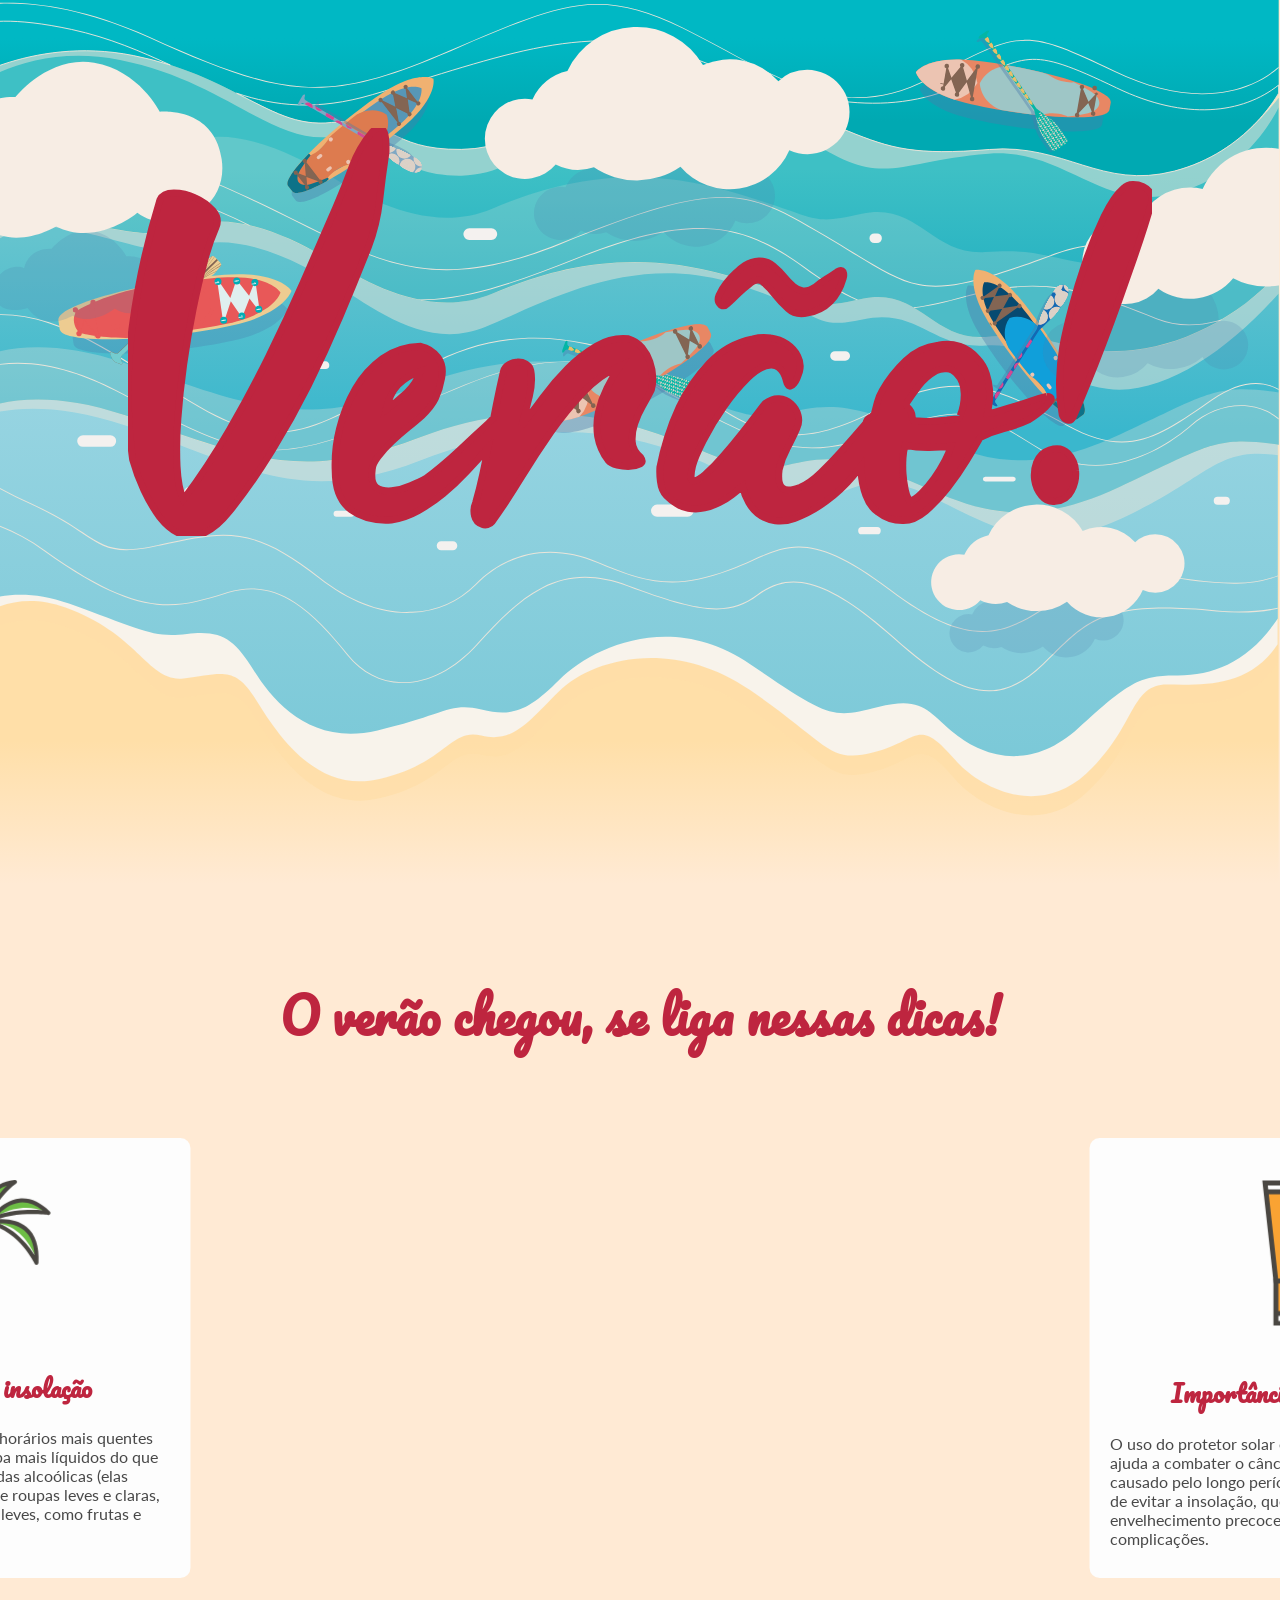
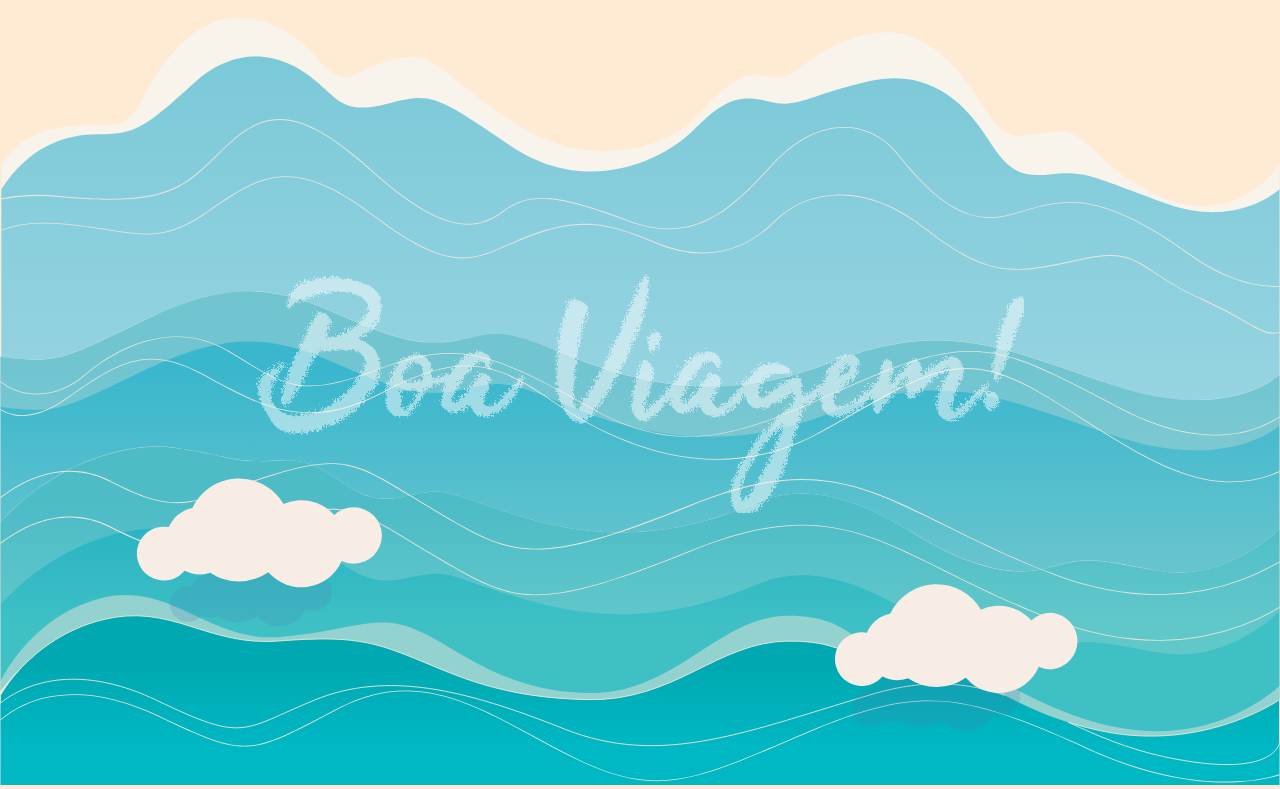
<file: index.html>
<!DOCTYPE html>
<html lang="pt-br">

<head>
    <meta charset="UTF-8">
    <meta name="viewport" content="width=device-width, initial-scale=1.0">
    <meta http-equiv="X-UA-Compatible" content="ie=edge">
    <title>Document</title>
    <link href="https://fonts.googleapis.com/css2?family=Lato&family=Pacifico&display=swap" rel="stylesheet">
    <link rel="stylesheet" href="./style.css">
</head>

<body>
    <header class="container-header">
        <img src="assets/vectors/praia-caiaques.svg" alt="">
        <svg class="lett-header" xmlns="http://www.w3.org/2000/svg" viewBox="0 0 728.4 290.09">
        <title>lett-titulo</title>
        <g id="lettering">
          <g>
            <path d="M22.71,276.93a110.63,110.63,0,0,1-11.4-19.38,137.56,137.56,0,0,1-8-21.67A357.28,357.28,0,0,1,3,141.46,553.94,553.94,0,0,1,22.71,51.21q2.28-4.93,9.88-4.94a36.68,36.68,0,0,1,15.2,3.42,35.55,35.55,0,0,1,12.54,9.12c3.28,3.79,4,7.73,2.28,11.77a162.61,162.61,0,0,0-8.36,24.51q-4.19,15.39-8,34t-6.65,39Q36.77,188.39,35.44,207a277,277,0,0,0-.57,33.63q.75,15,4.56,23.76a508.66,508.66,0,0,0,32.68-49.6Q86.93,189.14,100,162.73t24.89-53.39q11.77-27,23.18-53.2,5.7-13.29,11.21-28.12A83.09,83.09,0,0,1,174,2.56c2.53-2.27,4.49-3,5.89-2.27s2.33,2.22,2.85,4.36a30.27,30.27,0,0,1,.76,6.85V17q-2.67,17.49-4.56,34.58a134.83,134.83,0,0,1-8,33.06q-9.89,25.08-20.33,49.78t-22.42,48.64q-12,23.94-25.84,46.55a431,431,0,0,1-30.21,43.13Q59.18,289.08,46.46,290T22.71,276.93Z"/>
            <path d="M373.25,177a37.63,37.63,0,0,0-2.09-10.83,31.91,31.91,0,0,0-5.51-9.88A20.13,20.13,0,0,0,356,150a37.21,37.21,0,0,0-22.61,5.13,99.77,99.77,0,0,0-20.52,16A178.1,178.1,0,0,0,295,192q-8.18,11.2-15,19.56,3-10.25,5.51-20.9t.95-18.24a7,7,0,0,0-3.42-4.56,10.86,10.86,0,0,0-6.08-1.32,13.37,13.37,0,0,0-6.27,1.9,7.49,7.49,0,0,0-3.61,4.75q-2.67,11.4-5.13,23.93c-.6,3-1.18,6.06-1.76,9.09-1.17,1.22-2.41,2.5-3.75,3.83q-3.79,3.42-9.5,8.75c-3.8,3.55-7.73,7.21-11.78,11S227,237.21,223,240.63s-7.73,6.27-11,8.56q-4.19,2.26-11,5.32a41.89,41.89,0,0,1-13.49,3.6q-6.65.57-10.83-2.28t-3-12.73q0-3.78,4.18-9.31A88.12,88.12,0,0,1,187.62,223q5.7-5.31,11.78-10.25t9.5-8q6.84-6.47,9.69-12.36A55.37,55.37,0,0,0,223,178.12q1.9-8.73-2.47-14.81a20.51,20.51,0,0,0-12.35-8q-15.58.39-27.17,8.74a68.28,68.28,0,0,0-19.19,21.48,108,108,0,0,0-11.4,28.69,103.74,103.74,0,0,0-3,30q0,19,11.21,27.36t28.69,7.22a57.44,57.44,0,0,0,19.19-6.64A116.65,116.65,0,0,0,224.29,260a168.65,168.65,0,0,0,16.34-15.4q7.78-8.34,14.63-16c.3-.34.6-.69.89-1q-1.8,9.62-3.74,18.52-2.46,11.4-5.13,20.52a15.05,15.05,0,0,0-.76,9.32,8.1,8.1,0,0,0,5.32,5.88,6.14,6.14,0,0,0,7.22-1.89q10.26-14.45,20.52-31.16t21.09-32.31a236.59,236.59,0,0,1,23-28.31A84.74,84.74,0,0,1,350.26,169a128.14,128.14,0,0,0-9.5,16,72.41,72.41,0,0,0-6.08,17.1,46.71,46.71,0,0,0-.57,17.29,38.78,38.78,0,0,0,7.41,16.92c1.26,1.52,3.42,2.65,6.46,3.42a31.81,31.81,0,0,0,9.12.94,15.76,15.76,0,0,0,7.22-1.71q2.65-1.5.38-4.56c-3.8-3.28-5.83-7-6.08-11.21a34.33,34.33,0,0,1,1.71-12.73,66.34,66.34,0,0,1,5.7-12.73q3.62-6.25,6.27-11.59A28.25,28.25,0,0,0,373.25,177ZM192,182.69q5.89-6.08,16.15-9.88a36.76,36.76,0,0,1-9.69,15.38,151.31,151.31,0,0,1-15,12.35Q186.1,188.78,192,182.69Z"/>
            <g>
              <path d="M426.26,125.12q3.8-3.42,7.6-7.22a69.1,69.1,0,0,1,8-6.84q5.7-4.92,9.69-1.71a57.24,57.24,0,0,1,8.36,8.74,91.46,91.46,0,0,0,9.69,10.45q5.31,5,14.06,3,19-3.78,25.08-24.7a6.58,6.58,0,0,0-.19-4.75q-1-1.69-4,.19-3.81,2.67-7.79,5.14A80.42,80.42,0,0,0,489,113c-3.55,2.29-6.53,3.23-8.93,2.85a14,14,0,0,1-6.84-3.23,45.57,45.57,0,0,1-6.46-6.64,56.75,56.75,0,0,0-7.79-7.8,15.47,15.47,0,0,0-10.07-3.6,20.49,20.49,0,0,0-10.07,3.23,43.55,43.55,0,0,0-5.89,4.75,64,64,0,0,0-7.41,8,36.41,36.41,0,0,0-5.13,8.54q-1.71,4.2,1.33,6.84A3.79,3.79,0,0,0,426.26,125.12Z"/>
              <path d="M653.5,191a93.77,93.77,0,0,0-11.21,3.23q-5.89,2.1-11.21,3.61-4.56,1.14-9.88,3a38.75,38.75,0,0,1-9.88,2.29c.25-1.52.63-3.81,1.14-6.85a43.81,43.81,0,0,0,.38-10.07,48.8,48.8,0,0,0-2.28-11.4,29.17,29.17,0,0,0-6.46-10.83,26.63,26.63,0,0,0-12.35-8.74,31.48,31.48,0,0,0-15.39-.76A39.44,39.44,0,0,0,553,165.77a92.45,92.45,0,0,0-16.53,21.09,30.69,30.69,0,0,0-3.42,8.37c-.73,2.89-1.45,5.67-2.18,8.33-.61.62-1.24,1.27-1.89,2-.6.24-1.15.49-1.63.73a4.85,4.85,0,0,0-1.52,1.32,6.08,6.08,0,0,0-.94,2.45l-1.34,1.54q-6.84,8-14.63,16.73t-15.77,16.52q-8,7.8-15.2,10.83-9.12,3.44-12.54.38t-2.28-12.92a52.48,52.48,0,0,1,5.51-14.81q4.37-8.35,7-14.45a13.72,13.72,0,0,0,.95-9.69,16.56,16.56,0,0,0-4.94-8,14.23,14.23,0,0,0-8.55-3.61q-5-.36-9.88,3.42-.39.39-5.13,6.65T436.9,217.07q-6.47,8.19-13.68,16.53a116.25,116.25,0,0,1-12.92,13.12c-3.8,3.17-6.59,4.55-8.36,4.17s-1.9-3.85-.38-10.45q1.51-6.06,7.6-18.05a198.93,198.93,0,0,1,14.44-23.93,146.26,146.26,0,0,1,17.48-20.9q9.12-8.92,16.34-8.94a8.44,8.44,0,0,1,5.51,1.71,13.28,13.28,0,0,1,3.23,3.8,19.81,19.81,0,0,1,1.71,4.18c.38,1.4.69,2.48.95,3.23.76,1.52,1.52,2.23,2.28,2.09a4.54,4.54,0,0,0,2.47-1.71,13.88,13.88,0,0,0,2.28-3.8q.94-2.28,1.71-4.56a15.49,15.49,0,0,0-1.14-11.21,23.45,23.45,0,0,0-7.6-8.54,26.55,26.55,0,0,0-11.59-4.37,33.19,33.19,0,0,0-12.73.56,58.32,58.32,0,0,0-31.16,17.48,121.19,121.19,0,0,0-21.28,31.16,174.39,174.39,0,0,0-8.36,21.67,195.84,195.84,0,0,0-5.32,20.9,50.64,50.64,0,0,0,.38,10.26c.51,4.31,1.9,7.59,4.18,9.88a44.82,44.82,0,0,0,7.22,5.88,21.56,21.56,0,0,0,8.36,3.24,27.18,27.18,0,0,0,11.59-.2,48.61,48.61,0,0,0,10.45-3.79,55.45,55.45,0,0,0,9.12-5.71c2.78-2.14,5.32-4.11,7.6-5.88a36.13,36.13,0,0,0,4.18,11.39,26.36,26.36,0,0,0,19,13.11,28.49,28.49,0,0,0,13.68-1.7,91.59,91.59,0,0,0,22.61-12.36,114.91,114.91,0,0,0,19-17.85c1.93-2.27,3.76-4.63,5.56-7,0,1.2.06,2.4.14,3.61a62.58,62.58,0,0,0,3.42,17.29c1.9,5.31,4.75,9.25,8.55,11.77a28.23,28.23,0,0,0,18.24,6.08q7.59,0,15.77-6.84A106.58,106.58,0,0,0,583,256a199.14,199.14,0,0,0,13.49-19.56q6.07-10.07,9.5-16.15a77.49,77.49,0,0,1,16.91-6.47A105.66,105.66,0,0,0,641,207.38c1.26-.76,3.09-2,5.51-3.8a54.84,54.84,0,0,0,6.46-5.51,14.91,14.91,0,0,0,3.61-4.94C657,191.75,656,191,653.5,191Zm-72.39,45.79a98.65,98.65,0,0,1-7.6,12.36A89.12,89.12,0,0,1,564.39,260c-3.18,3.17-6,5-8.55,5.5a26.12,26.12,0,0,1-3-8.36A76.36,76.36,0,0,1,551.28,246a83.24,83.24,0,0,1,0-11.39,37,37,0,0,1,1.52-8.94,82.64,82.64,0,0,0,16.34,1.52,160.84,160.84,0,0,0,16.34-.76A56.35,56.35,0,0,1,581.11,236.83Zm10.83-32.1a2.22,2.22,0,0,1-.76,1.52,2.18,2.18,0,0,1-1.52.75,57.65,57.65,0,0,0-7,.77,92.7,92.7,0,0,1-10.64.94,78.26,78.26,0,0,1-9.88-.19c-2.92-.24-4.37-1-4.37-2.27.25-2.79-.9-5.33-3.42-7.61a3.62,3.62,0,0,1-.76-2.66q4.17-6.45,8.74-12.54a41.67,41.67,0,0,1,12.16-10.63,14.54,14.54,0,0,1,8-1.52,9.94,9.94,0,0,1,6.84,3.42q5.31,5.32,5.51,14.06A38.72,38.72,0,0,1,591.94,204.73Z"/>
            </g>
          </g>
        </g>
        <g id="exclamacao">
          <path d="M659.58,265.52q-5.7.78-9.7-4a21.75,21.75,0,0,1-4.93-11A25.17,25.17,0,0,1,646.28,238a14.84,14.84,0,0,1,9.11-8.94q8.36-2.64,13.12,2.28a20.3,20.3,0,0,1,5.5,12.35,24.63,24.63,0,0,1-2.84,14.26A13.8,13.8,0,0,1,659.58,265.52ZM708.21,42.84a9.08,9.08,0,0,1,6.66-2.65,16.82,16.82,0,0,1,7.22,1.52,11.94,11.94,0,0,1,5.12,4.56A8,8,0,0,1,728,53.1q-1.51,5.7-4.93,16.53t-8.17,24.51q-4.77,13.69-10.26,29.07t-11.22,30.4q-5.7,15-11.21,28.5t-9.68,23c-1,2.28-2.42,3.18-4.18,2.67a5.71,5.71,0,0,1-3.81-3.81,119.93,119.93,0,0,1-1.89-24.69,182.33,182.33,0,0,1,2.27-23.56q1.9-10.64,6.28-27.37t10.25-33.82A282.57,282.57,0,0,1,694.34,63Q701.38,48.55,708.21,42.84Z"/>
        </g>
        </svg>
    </header>


    <section id="section-dicas" class="section-dicas">
        <h1>O verão chegou, se liga nessas dicas!</h1>

        <div class="container-cards">
            <article class="card card-esq">
                <svg id="coqueiro" class="icone" xmlns="http://www.w3.org/2000/svg" viewBox="-400 0 1200 565.85"><title>coqueiro</title><g id="_Group_" data-name="&lt;Group&gt;"><path id="_Path_" data-name="&lt;Path&gt;" d="M265,170.35S367.54,7.18,499,137.48C499,137.48,345.63,117.92,265,170.35Z" transform="translate(-2.48 -4.85)" fill="#6dbe45"/><path id="_Path_2" data-name="&lt;Path&gt;" d="M269,164.61c-.62.87-1.18,1.66-1.66,2.35.08.44.18,1,.31,1.77C348.85,118.34,499,137.48,499,137.48l-1.82-1.78c-2.14-1-4.31-2.12-6.61-3.07C379.66,86.85,283,153.25,269,164.61Z" transform="translate(-2.48 -4.85)" fill="#fff"/><path id="_Path_3" data-name="&lt;Path&gt;" d="M260.72,176.22S98.13,190.9,55.28,255.46C55.28,255.46,94,87.4,260.72,176.22Z" transform="translate(-2.48 -4.85)" fill="#6dbe45"/><path id="_Path_4" data-name="&lt;Path&gt;" d="M257.19,170.35S212.59-19.82,10.68,85.83C10.68,85.83,170.33,84.66,257.19,170.35Z" transform="translate(-2.48 -4.85)" fill="#6dbe45"/><path id="_Path_5" data-name="&lt;Path&gt;" d="M260.72,176.22s201.9-51.65,190.17,160.83C450.89,337.05,387.1,201.66,260.72,176.22Z" transform="translate(-2.48 -4.85)" fill="#6dbe45"/><path id="_Path_6" data-name="&lt;Path&gt;" d="M299,179.33c-25.7.66-38.31-3.11-38.31-3.11C387.1,201.66,450.89,337.05,450.89,337.05c.52-9.59-6.7-23.46-7-32C428.7,277.55,392.87,195.27,299,179.33Z" transform="translate(-2.48 -4.85)" fill="#fff"/><path id="_Path_7" data-name="&lt;Path&gt;" d="M257.19,170.35S214.93,32.62,364.41,13.05C364.41,13.05,280.67,68.62,257.19,170.35Z" transform="translate(-2.48 -4.85)" fill="#6dbe45"/><path id="_Path_8" data-name="&lt;Path&gt;" d="M257.19,170.35S127,344.17,127,562.51h78.54S167.29,464.89,257.19,170.35Z" transform="translate(-2.48 -4.85)" fill="#f68e49"/><path id="_Path_9" data-name="&lt;Path&gt;" d="M257.19,170.35s-3.71,5-9.88,14.25c-94.84,239.66-66.95,377.91-66.95,377.91h25.18S167.29,464.89,257.19,170.35Z" transform="translate(-2.48 -4.85)" fill="#fff"/><path id="_Compound_Path_" data-name="&lt;Compound Path&gt;" d="M55.28,263.66a8,8,0,0,1-3.23-.67,8.18,8.18,0,0,1-4.75-9.37c.69-3,17.76-74.43,77.18-101.49,38.81-17.67,85.94-12,140.09,16.86a8.2,8.2,0,0,1-3.12,15.4c-1.58.14-159.16,15.07-199.33,75.6A8.21,8.21,0,0,1,55.28,263.66ZM172.16,158.51a97.46,97.46,0,0,0-40.88,8.55c-27.2,12.38-44.49,36.23-54.83,56.3C121,192.1,192.33,177.57,231.74,171.61Q199.58,158.53,172.16,158.51Z" transform="translate(-2.48 -4.85)" fill="#4a4742"/><path id="_Compound_Path_2" data-name="&lt;Compound Path&gt;" d="M257.2,178.55a8.23,8.23,0,0,1-5.77-2.36C168,93.84,12.29,94.06,10.74,94A8.19,8.19,0,0,1,6.88,78.57c67.3-35.22,125.16-42.22,172-20.81,66.87,30.6,85.58,107.46,86.35,110.72a8.2,8.2,0,0,1-8,10.07ZM43.91,79.31A525.18,525.18,0,0,1,103,87.93c39.63,8.13,92.42,24.27,135.72,56-10.91-23.36-31.48-55.21-66.84-71.34C136.71,56.57,93.76,58.84,43.91,79.31Z" transform="translate(-2.48 -4.85)" fill="#4a4742"/><path id="_Compound_Path_3" data-name="&lt;Compound Path&gt;" d="M265,178.55A8.19,8.19,0,0,1,258.08,166c2-3.18,49.73-77.9,123.68-86.4,41.91-4.8,83.3,12.7,123,52.07a8.2,8.2,0,0,1-6.81,14c-1.51-.19-151.37-18.56-228.49,31.61A8.17,8.17,0,0,1,265,178.55ZM395.18,95.22a101.33,101.33,0,0,0-11.54.66c-38.26,4.4-69.43,29.79-89,50.58,61.78-23.56,140.79-22.11,180.49-19.4C448.7,105.89,421.92,95.22,395.18,95.22Z" transform="translate(-2.48 -4.85)" fill="#4a4742"/><path id="_Compound_Path_4" data-name="&lt;Compound Path&gt;" d="M450.88,345.24a8.2,8.2,0,0,1-7.41-4.7c-.16-.33-16-33.59-46.8-69.38-28.07-32.66-74.73-74.25-137.57-86.9a8.2,8.2,0,0,1-.42-16A231.18,231.18,0,0,1,311,162.5h1.07c40.08.18,74.23,10.94,98.77,31.1,35.67,29.3,51.91,77.72,48.25,143.9a8.19,8.19,0,0,1-6.61,7.59A7.75,7.75,0,0,1,450.88,345.24Zm-151.4-166c39.76,15.73,77.23,43.45,109.94,81.6a388.61,388.61,0,0,1,33.42,45.34c-2.32-45.1-16.54-78.63-42.43-99.9C369.93,181.23,328.81,177.71,299.48,179.23Z" transform="translate(-2.48 -4.85)" fill="#4a4742"/><path id="_Compound_Path_5" data-name="&lt;Compound Path&gt;" d="M257.19,178.55a8.2,8.2,0,0,1-7.84-5.79c-.78-2.57-19-63.57,12.52-112.53,19.58-30.45,53.72-49.06,101.47-55.31a8.2,8.2,0,0,1,5.6,15c-.8.54-81.33,55.13-103.76,152.32a8.2,8.2,0,0,1-7.7,6.35ZM332.78,28.27C307,36.5,287.89,50.13,275.72,69c-13.54,21-16.34,45.28-15.7,64.53C279.16,84.55,310.33,49.14,332.78,28.27Z" transform="translate(-2.48 -4.85)" fill="#4a4742"/><path id="_Compound_Path_6" data-name="&lt;Compound Path&gt;" d="M205.54,570.71H127a8.21,8.21,0,0,1-8.2-8.2c0-114.27,35.81-216.09,65.85-281.38,32.54-70.73,64.63-113.89,66-115.69A8.2,8.2,0,0,1,265,172.75C239.79,255.45,209,375,205.91,475c-1.87,59.75,7.19,84.36,7.28,84.6a8.23,8.23,0,0,1-7.65,11.16Zm-70.27-16.4h59.5C188,523.77,177,427.77,233.51,222.48c-10.32,17.77-22.26,40-34.15,65.9C170.82,350.53,136.92,446.5,135.27,554.31Z" transform="translate(-2.48 -4.85)" fill="#4a4742"/></g></svg>
                <h2>Cuidado com a insolação</h2>
                <p>Evite permanecer sob o sol nos horários mais quentes do dia (entre 10 e 16 horas), beba mais líquidos do que sua sede sinaliza, evitando bebidas alcoólicas (elas provocam perda de líquidos), use roupas leves e claras, de algodão, consuma
                    alimentos leves, como frutas e verduras.</p>
            </article>
            <article class="card card-dir">
                <svg id="filtro" class="icone" xmlns="http://www.w3.org/2000/svg" viewBox="-320 0 900 437.19"><title>filtro</title><g id="_Group_" data-name="&lt;Group&gt;"><g id="_Group_2" data-name="&lt;Group&gt;"><rect id="_Rectangle_" data-name="&lt;Rectangle&gt;" x="40.88" y="301.73" width="172.75" height="128.07" fill="#f9a333"/></g><rect id="_Rectangle_2" data-name="&lt;Rectangle&gt;" x="40.88" y="396.14" width="192.77" height="33.66" fill="#fff"/><polygon id="_Path_" data-name="&lt;Path&gt;" points="233.65 301.73 40.88 301.73 8.26 7.39 266.27 7.39 233.65 301.73" fill="#fff"/><polygon id="_Path_2" data-name="&lt;Path&gt;" points="210.81 301.73 37.57 301.73 8.26 7.39 240.13 7.39 210.81 301.73" fill="#f9a333"/><polygon id="_Path_3" data-name="&lt;Path&gt;" points="263.74 30.25 266.27 7.39 8.26 7.39 10.79 30.25 263.74 30.25" fill="#fff"/><line id="_Path_4" data-name="&lt;Path&gt;" x1="41.17" y1="399.83" x2="233.36" y2="399.83" fill="#f68e49"/><path id="_Path_5" data-name="&lt;Path&gt;" d="M178.91,402.56a40.1,40.1,0,0,0-79.85,0Z" transform="translate(-1.72 -2.81)" fill="#fff"/><line id="_Path_6" data-name="&lt;Path&gt;" x1="12.93" y1="34.15" x2="264.66" y2="34.15" fill="#f68e49"/><path id="_Compound_Path_" data-name="&lt;Compound Path&gt;" d="M242.76,440H35.21V297.15H242.76ZM50,425.22H228V311.93H50Z" transform="translate(-1.72 -2.81)" fill="#4a4742"/><path id="_Compound_Path_2" data-name="&lt;Compound Path&gt;" d="M242,311.93H36L1.72,2.81H276.25ZM49.22,297.15H228.75l31-279.56H18.23Z" transform="translate(-1.72 -2.81)" fill="#4a4742"/><rect id="_Path_7" data-name="&lt;Path&gt;" x="41.17" y="392.44" width="192.19" height="14.78" fill="#4a4742"/><path id="_Compound_Path_3" data-name="&lt;Compound Path&gt;" d="M187,410H91l.74-8.07a47.49,47.49,0,0,1,94.57,0ZM108.2,395.17h61.57a32.74,32.74,0,0,0-61.57,0Z" transform="translate(-1.72 -2.81)" fill="#4a4742"/><rect id="_Path_8" data-name="&lt;Path&gt;" x="12.94" y="26.76" width="251.72" height="14.78" fill="#4a4742"/><circle id="_Path_9" data-name="&lt;Path&gt;" cx="137.5" cy="164.88" r="36.45" fill="#fff"/><g id="_Group_3" data-name="&lt;Group&gt;"><path id="_Path_10" data-name="&lt;Path&gt;" d="M139.05,122.28A3.07,3.07,0,0,1,136,119.2V104.06a3.08,3.08,0,1,1,6.15,0V119.2A3.07,3.07,0,0,1,139.05,122.28Z" transform="translate(-1.72 -2.81)" fill="#fffefd"/><path id="_Path_11" data-name="&lt;Path&gt;" d="M139.05,234.25a3.07,3.07,0,0,1-3.08-3.08V216a3.08,3.08,0,1,1,6.15,0v15.13A3.07,3.07,0,0,1,139.05,234.25Z" transform="translate(-1.72 -2.81)" fill="#fffefd"/></g><g id="_Group_4" data-name="&lt;Group&gt;"><path id="_Path_12" data-name="&lt;Path&gt;" d="M114.84,128.76a3.07,3.07,0,0,1-2.67-1.54l-7.57-13.1a3.08,3.08,0,0,1,5.34-3.08l7.56,13.1a3.08,3.08,0,0,1-1.13,4.21A3,3,0,0,1,114.84,128.76Z" transform="translate(-1.72 -2.81)" fill="#fffefd"/><path id="_Path_13" data-name="&lt;Path&gt;" d="M170.83,225.74a3.09,3.09,0,0,1-2.67-1.54l-7.57-13.11a3.08,3.08,0,0,1,5.33-3.08l7.57,13.11a3.08,3.08,0,0,1-1.13,4.2A3,3,0,0,1,170.83,225.74Z" transform="translate(-1.72 -2.81)" fill="#fffefd"/></g><g id="_Group_5" data-name="&lt;Group&gt;"><path id="_Path_14" data-name="&lt;Path&gt;" d="M97.11,146.49a3.11,3.11,0,0,1-1.54-.42l-13.1-7.56a3.08,3.08,0,1,1,3.08-5.34l13.1,7.57a3.08,3.08,0,0,1-1.54,5.75Z" transform="translate(-1.72 -2.81)" fill="#fffefd"/><path id="_Path_15" data-name="&lt;Path&gt;" d="M194.08,202.47a3.09,3.09,0,0,1-1.54-.41l-13.1-7.56a3.08,3.08,0,0,1,3.08-5.34l13.1,7.57a3.08,3.08,0,0,1-1.54,5.74Z" transform="translate(-1.72 -2.81)" fill="#fffefd"/></g><g id="_Group_6" data-name="&lt;Group&gt;"><path id="_Path_16" data-name="&lt;Path&gt;" d="M90.62,170.7H75.49a3.08,3.08,0,0,1,0-6.16H90.62a3.08,3.08,0,0,1,0,6.16Z" transform="translate(-1.72 -2.81)" fill="#fffefd"/><path id="_Path_17" data-name="&lt;Path&gt;" d="M202.6,170.7H187.47a3.08,3.08,0,0,1,0-6.16H202.6a3.08,3.08,0,1,1,0,6.16Z" transform="translate(-1.72 -2.81)" fill="#fffefd"/></g><g id="_Group_7" data-name="&lt;Group&gt;"><path id="_Path_18" data-name="&lt;Path&gt;" d="M84,202.47a3.08,3.08,0,0,1-1.54-5.74l13.1-7.57a3.08,3.08,0,0,1,3.08,5.34l-13.1,7.56A3.09,3.09,0,0,1,84,202.47Z" transform="translate(-1.72 -2.81)" fill="#fffefd"/><path id="_Path_19" data-name="&lt;Path&gt;" d="M181,146.49a3.08,3.08,0,0,1-1.54-5.75l13.1-7.57a3.08,3.08,0,0,1,3.08,5.34l-13.1,7.56A3.11,3.11,0,0,1,181,146.49Z" transform="translate(-1.72 -2.81)" fill="#fffefd"/></g><g id="_Group_8" data-name="&lt;Group&gt;"><path id="_Path_20" data-name="&lt;Path&gt;" d="M107.27,225.74a3.09,3.09,0,0,1-2.67-4.62L112.17,208a3.08,3.08,0,0,1,5.33,3.08l-7.56,13.11A3.1,3.1,0,0,1,107.27,225.74Z" transform="translate(-1.72 -2.81)" fill="#fffefd"/><path id="_Path_21" data-name="&lt;Path&gt;" d="M163.25,128.76a3,3,0,0,1-1.53-.41,3.08,3.08,0,0,1-1.13-4.21l7.57-13.1a3.08,3.08,0,1,1,5.33,3.08l-7.57,13.1A3.07,3.07,0,0,1,163.25,128.76Z" transform="translate(-1.72 -2.81)" fill="#fffefd"/></g></g></svg>
                <h2>Importância do filtro solar</h2>
                <p>O uso do protetor solar é extremamente importante, ele ajuda a combater o câncer de pele, que pode ser causado pelo longo período de exposição ao sol. Além de evitar a insolação, queimaduras, manchas, envelhecimento precoce, flacidez,
                    lesões, entre outras complicações.</p>
            </article>
        </div>
    </section>

    <section class="container-footer">
        <svg class="lett-footer" xmlns="http://www.w3.org/2000/svg" viewBox="0 0 640.01 199.3"><title>lett-footer</title>
        <defs>
          <filter id="efeito-onda">
            <feTurbulence id="filtro-turbulencia" type="turbulence" baseFrequency="0.5" numOctaves="2" result="turbulence" />
            <feDisplacementMap in="SourceGraphic" in2="turbulence" scale="7" />
          </filter>
        </defs>
        <g id="vetores-texto" filter="url(#efeito-onda)">
          <g id="exclam"><path d="M611,111.8a4.34,4.34,0,0,1-4.08-1.68,9.15,9.15,0,0,1-2.08-4.64,10.55,10.55,0,0,1,.56-5.28,6.25,6.25,0,0,1,3.84-3.76c2.35-.74,4.19-.43,5.52,1a8.59,8.59,0,0,1,2.32,5.2,10.39,10.39,0,0,1-1.2,6A5.8,5.8,0,0,1,611,111.8ZM631.51,18a3.79,3.79,0,0,1,2.8-1.12,7.16,7.16,0,0,1,3,.64,5.08,5.08,0,0,1,2.16,1.92,3.38,3.38,0,0,1,.32,2.88q-.65,2.4-2.08,7t-3.44,10.32c-1.34,3.84-2.77,7.92-4.32,12.24s-3.12,8.59-4.72,12.8-3.18,8.21-4.72,12-2.91,7-4.08,9.68c-.43,1-1,1.34-1.76,1.12a2.39,2.39,0,0,1-1.6-1.6,50.24,50.24,0,0,1-.8-10.4,79.46,79.46,0,0,1,1-9.92c.53-3,1.41-6.83,2.64-11.52s2.67-9.44,4.32-14.24a119.06,119.06,0,0,1,5.44-13.28Q628.63,20.45,631.51,18Z"/></g><g id="viagem"><path d="M258.24,116.6a45.85,45.85,0,0,1-4.8-8.16,58.27,58.27,0,0,1-3.36-9.12,150,150,0,0,1-.16-39.76,232.89,232.89,0,0,1,8.32-38c.64-1.38,2-2.08,4.16-2.08a15.52,15.52,0,0,1,6.4,1.44,15.08,15.08,0,0,1,5.28,3.84,4.43,4.43,0,0,1,1,5A67.82,67.82,0,0,0,271.52,40q-1.77,6.48-3.36,14.32t-2.8,16.4q-1.2,8.56-1.76,16.4a114.51,114.51,0,0,0-.24,14.16,29.21,29.21,0,0,0,1.92,10A214.21,214.21,0,0,0,279,90.44q6.24-10.8,11.76-21.92T301.28,46q5-11.35,9.76-22.4,2.4-5.59,4.72-11.84a35,35,0,0,1,6.16-10.72c1.06-1,1.89-1.28,2.48-1A2.67,2.67,0,0,1,325.6,2a12.77,12.77,0,0,1,.32,2.88V7.16Q324.8,14.53,324,21.72a57.06,57.06,0,0,1-3.36,13.92q-4.17,10.56-8.56,21t-9.44,20.48q-5,10.08-10.88,19.6A183.16,183.16,0,0,1,279,114.84q-5.44,6.89-10.8,7.28C264.66,122.39,261.33,120.54,258.24,116.6Z"/><path d="M327.2,64.12c.32.75.85.75,1.6,0a34.12,34.12,0,0,0,5.36-7,10.73,10.73,0,0,0,1.2-8.32,3.35,3.35,0,0,0-1.44-1.68,9.36,9.36,0,0,0-2.08-1,4.88,4.88,0,0,0-3.92.88,6.19,6.19,0,0,0-2.8,3.44,13.2,13.2,0,0,0-.64,7A18,18,0,0,0,327.2,64.12Z"/><path d="M609.75,89.56q-.79-1-8.64,5.28c-1.81,1.49-3.92,3.31-6.32,5.44s-4.72,4.16-7,6.08a63.61,63.61,0,0,1-6,4.64c-1.76,1.18-3,1.49-3.76,1a27,27,0,0,1,.72-7.52,56.31,56.31,0,0,1,2.32-7.36q1.44-3.67,3.2-7.44T588,81.88a20,20,0,0,0-.72-6.48,14.56,14.56,0,0,0-2.64-5.28,9,9,0,0,0-4.16-3,7.63,7.63,0,0,0-5.28.32,55.66,55.66,0,0,0-12.16,7A89.05,89.05,0,0,0,552.15,84a32.51,32.51,0,0,0,.8-5.76,12.76,12.76,0,0,0-1.12-5.92,5.81,5.81,0,0,0-3.36-3.52,4.55,4.55,0,0,0-4.32.64q-4.32,5.44-8.88,11T526.07,91q.64-3,1.44-6.24c.53-2.13,1-4.27,1.44-6.4a9,9,0,0,0-.24-5.28,6,6,0,0,0-2.4-3,4,4,0,0,0-3.12-.48A3.19,3.19,0,0,0,521,72c-.64,1.81-1.31,3.87-2,6.16s-1.41,4.64-2.16,7c-.2.65-.38,1.27-.58,1.92-.42.44-.87.89-1.34,1.36q-1.61,1.44-4,3.68l-5,4.64q-2.55,2.4-5.12,4.56t-4.64,3.6q-1.75,1-4.64,2.24a17.74,17.74,0,0,1-5.68,1.52,6.87,6.87,0,0,1-4.56-1c-1.17-.8-1.6-2.58-1.28-5.36a7.06,7.06,0,0,1,1.76-3.92,35.5,35.5,0,0,1,4.16-4.56c1.6-1.49,3.26-2.93,5-4.32s3-2.51,4-3.36A18.46,18.46,0,0,0,499,81a23.1,23.1,0,0,0,1.84-6,7.48,7.48,0,0,0-1-6.24,8.56,8.56,0,0,0-5.2-3.36,19.92,19.92,0,0,0-11.44,3.68,28.91,28.91,0,0,0-8.08,9,45.58,45.58,0,0,0-4.65,11.55l-3.19,1.81c-2.13,1.28-4.59,2.64-6.88,4.08s-3.88,3-6.88,4.56v-1.6c0-2.13-.11-4.16-.16-6.08s-.06-3.84-.28-5.76a2.44,2.44,0,0,0-2.18-2.24,11.46,11.46,0,0,0-4.21.16,25.16,25.16,0,0,0-7.57,3,58.12,58.12,0,0,0-5.76,4.08q-3.36,2.64-6.48,5a52.43,52.43,0,0,1-5.76,3.92c-1.76,1-3,1.2-3.6.56a11,11,0,0,1,0-5.28,20.88,20.88,0,0,1,2.64-6.72,19.55,19.55,0,0,1,5.44-5.84,14,14,0,0,1,8.4-2.48c1.07,0,2.22,0,3.44.16s2.43.27,3.6.48q4.17.48,2.56-3a4,4,0,0,0-1.84-2.4,32,32,0,0,0-3.12-1.6,25,25,0,0,0-17.6-.64,17.93,17.93,0,0,0-9.44,6.4A26.59,26.59,0,0,0,408.66,85a52.17,52.17,0,0,0-3.86,4.12q-2.88,3.36-6.17,7c-2.18,2.46-4.4,4.77-6.64,7a21.12,21.12,0,0,1-6.4,4.56c-2.56,1-4.32,1-5.28.16s-1.28-2.66-1-5.44a22.47,22.47,0,0,1,2.32-6.24c1.23-2.35,2.22-4.37,3-6.08A5.73,5.73,0,0,0,385,86,6.87,6.87,0,0,0,383,82.6a5.8,5.8,0,0,0-7.76-.08c-.1.11-.82,1-2.16,2.8s-2.9,3.79-4.72,6.08-3.73,4.61-5.76,7a46.85,46.85,0,0,1-5.44,5.52c-1.6,1.33-2.77,1.92-3.52,1.76s-.79-1.63-.16-4.4a41.43,41.43,0,0,1,3.2-7.6,84.46,84.46,0,0,1,6.09-10.08,61.46,61.46,0,0,1,7.35-8.8C372.63,72.25,374.93,71,377,71a3.52,3.52,0,0,1,2.32.72,5.35,5.35,0,0,1,1.36,1.6,8.16,8.16,0,0,1,.72,1.76c.16.59.3,1,.41,1.36.31.64.63.93,1,.88a2,2,0,0,0,1-.72,5.85,5.85,0,0,0,1-1.6c.26-.64.5-1.28.71-1.92a6.47,6.47,0,0,0-.48-4.72,9.82,9.82,0,0,0-3.19-3.6,11.32,11.32,0,0,0-4.88-1.84,14,14,0,0,0-5.37.24,24.58,24.58,0,0,0-13.12,7.36,51.23,51.23,0,0,0-9,13.12c-.47,1-.91,2.06-1.34,3.09q-4.24,4.68-8.57,9.31-5.92,6.31-12.48,13a36.79,36.79,0,0,1-4.32,3.84c-1.07.75-1.5.32-1.28-1.28a28.27,28.27,0,0,1,.8-3.68q.63-2.4,1.44-5l1.52-5c.48-1.6.82-2.83,1-3.68q.79-2.72,1.44-5.2t1.44-5.2a10.11,10.11,0,0,0,.24-5.76,13.32,13.32,0,0,0-2.24-4.88,7.33,7.33,0,0,0-3.44-2.64,3.07,3.07,0,0,0-3.36.8A26.09,26.09,0,0,0,318.08,76a129.61,129.61,0,0,0-4.72,16.72,66.93,66.93,0,0,0-1.52,18,10,10,0,0,0,1.52,5.36,13.4,13.4,0,0,0,4.24,4.24,4.24,4.24,0,0,0,2.16.8,10.18,10.18,0,0,0,2.8-.08,16.67,16.67,0,0,0,2.8-.72,7.75,7.75,0,0,0,2.16-1.12,38.9,38.9,0,0,0,4.16-4.16,49.23,49.23,0,0,0,4.32-4.72q2.72-3.27,5.68-7.2L344,100c-.12.54-.23,1.07-.34,1.6a21.13,21.13,0,0,0,.17,4.32,6.77,6.77,0,0,0,1.75,4.16,18.88,18.88,0,0,0,3,2.48,9.23,9.23,0,0,0,3.52,1.36,11.42,11.42,0,0,0,4.88-.08,20.43,20.43,0,0,0,4.4-1.6,22.6,22.6,0,0,0,3.84-2.4l3.2-2.48a15.55,15.55,0,0,0,1.76,4.8,11.1,11.1,0,0,0,8,5.52,11.94,11.94,0,0,0,5.76-.72,38.15,38.15,0,0,0,9.52-5.2,48.21,48.21,0,0,0,8-7.52,61.38,61.38,0,0,0,4.31-5.74,17.07,17.07,0,0,0,.81,4.14,11.42,11.42,0,0,0,3,4.64,10.74,10.74,0,0,0,5.76,2.64,20.31,20.31,0,0,0,8-.64,44.24,44.24,0,0,0,7.84-3,55.84,55.84,0,0,0,7.44-4.48c2.4-1.71,4.67-3.41,6.8-5.12.86-.85,1.39-.88,1.6-.08a8.63,8.63,0,0,1,.08,3.2,30.65,30.65,0,0,1-.8,4.16,6.58,6.58,0,0,1-1.2,2.8q-7,6.07-13.76,12.56a171.59,171.59,0,0,0-12.72,13.68,154.26,154.26,0,0,0-11.2,15.28,123.7,123.7,0,0,0-9.2,17.2,60.88,60.88,0,0,0-2.72,7.52,38,38,0,0,0-1.52,8.72,26,26,0,0,0,.88,8.4,13.9,13.9,0,0,0,4.48,6.88,9.31,9.31,0,0,0,4.4,2.16,15.87,15.87,0,0,0,4.72.08,48.5,48.5,0,0,0,16.4-14.4,104.15,104.15,0,0,0,11.6-20.4,194.91,194.91,0,0,0,8.24-23q3.45-11.85,6.64-22.24a42.55,42.55,0,0,1,1.84-5.92,16,16,0,0,1,3.6-5.12q3.52-3.2,6.48-5.68c1.82-1.52,3.76-3.31,5.8-5.33a40.8,40.8,0,0,0-.12,5.73c0,5.34,1.58,9.17,4.72,11.52s7.17,3.36,12.08,3a24.32,24.32,0,0,0,8.08-2.8,49.2,49.2,0,0,0,7.52-5.12,69.73,69.73,0,0,0,6.88-6.48c1.74-1.86,3.37-3.64,4.94-5.37-.07.3-.15.6-.22.89a26.8,26.8,0,0,0-.64,4.4,31.72,31.72,0,0,0,0,6.32,15.75,15.75,0,0,0,.56,2.16,5.61,5.61,0,0,0,1.12,2,2.89,2.89,0,0,0,1.68,1,2.86,2.86,0,0,0,2.24-1q5.6-7.68,11.44-15.36t12.56-15.2c-.21.86-.48,2.37-.8,4.56a54.69,54.69,0,0,0-.56,6.72,30.59,30.59,0,0,0,.4,6.08c.32,1.76,1,2.64,2.08,2.64a3.74,3.74,0,0,0,1.52-.4,11.86,11.86,0,0,0,2.64-2l9.12-8.8q5-4.8,9.44-8.64t7.6-6q3.12-2.16,3.6-.88-1.92,3.69-4.16,8a88.51,88.51,0,0,0-4,8.88,65.15,65.15,0,0,0-2.8,9.2,26.4,26.4,0,0,0-.56,8.8,9.18,9.18,0,0,0,2.24,5.36,11.79,11.79,0,0,0,4.56,3.2,13.54,13.54,0,0,0,5.36,1,8.76,8.76,0,0,0,4.8-1.52,74.4,74.4,0,0,0,12.08-10.24q5.68-5.92,10.8-12Q610.55,90.52,609.75,89.56Zm-122-12.64a18.06,18.06,0,0,1,6.8-4.16,15.4,15.4,0,0,1-4.08,6.48,65,65,0,0,1-6.32,5.2A15.61,15.61,0,0,1,487.75,76.92Zm-51.44,51.92c-1.17,3.14-2.53,6.51-4.08,10.08s-3.09,7-4.64,10.24-2.69,5.62-3.44,7.12c-1,1.92-2.18,4.4-3.68,7.44s-3.17,6.16-5,9.36a71.43,71.43,0,0,1-6,8.8,20.1,20.1,0,0,1-6.4,5.6,23.4,23.4,0,0,1-.56-8.72,54.33,54.33,0,0,1,2-8.88,73.72,73.72,0,0,1,6.08-13.36,117.08,117.08,0,0,1,8.08-12.08q4.41-5.76,9.44-11.28t10-11A22.65,22.65,0,0,1,436.31,128.84Z"/></g><g id="boa"><path d="M55.84,51.16a6.09,6.09,0,0,0,1.76-.24,6.09,6.09,0,0,1,1.76-.24,27.86,27.86,0,0,0,10.8-2.56,51.58,51.58,0,0,0,11-6.4,36,36,0,0,0,8.16-8.48q3.12-4.64,2.32-9a15.83,15.83,0,0,0-6.8-7.52,28.29,28.29,0,0,0-10.64-3.28,52.14,52.14,0,0,0-12.88.16,97.86,97.86,0,0,0-13.44,2.72,86.12,86.12,0,0,0-12.48,4.48,51.76,51.76,0,0,0-9.68,5.52c-1.17.43-1.84.13-2-.88a9.09,9.09,0,0,1,.32-3.68,23.62,23.62,0,0,1,1.6-4.32,15.92,15.92,0,0,1,1.84-3.12A18.16,18.16,0,0,1,32.8,7.8a28.06,28.06,0,0,1,7-3.84A59.07,59.07,0,0,1,55.52,1.08,83.63,83.63,0,0,1,74.4,2a58,58,0,0,1,17,5.36Q99,11.16,101.76,17.88a23.79,23.79,0,0,1,.88,10.32,27.91,27.91,0,0,1-3,9.36,34.26,34.26,0,0,1-6,8,45.68,45.68,0,0,1-8,6.4,2.6,2.6,0,0,1-.64.48l-1,.48q2.72,1.13,5.12,2.16a21.24,21.24,0,0,1,4.64,2.8,20.13,20.13,0,0,1,4.64,5,17.75,17.75,0,0,1,2.56,6,21.88,21.88,0,0,1,.64,10.48,48.72,48.72,0,0,1-2.72,9.52,69.13,69.13,0,0,1-5.68,9.36A41.77,41.77,0,0,1,86.08,106a71.59,71.59,0,0,1-22.48,17A86.47,86.47,0,0,1,37,130.84a81.66,81.66,0,0,1-9-.16,25.46,25.46,0,0,1-7.68-1.76,20.68,20.68,0,0,1-6.4-4.16A24.81,24.81,0,0,1,8.8,117.4a71.68,71.68,0,0,1-5.52-9.84,36.25,36.25,0,0,1-3-10A19.92,19.92,0,0,1,1,88.28,16.32,16.32,0,0,1,6.72,80.6,53.64,53.64,0,0,1,13,75.72a20.22,20.22,0,0,1,7.44-3l1.36-.56A3.45,3.45,0,0,1,23.2,72h.48a8.55,8.55,0,0,0-1.28,1.6,6.45,6.45,0,0,1-1,1.28,71.33,71.33,0,0,0-5.28,7.52A37,37,0,0,0,12.24,91a27.13,27.13,0,0,0-1.2,9,14.92,14.92,0,0,0,2.72,8.16A15.51,15.51,0,0,0,19.12,113a20.73,20.73,0,0,0,6.72,2.24,32.78,32.78,0,0,0,7.28.32q3.68-.24,7-.72a60.68,60.68,0,0,0,19.76-7.36,83.41,83.41,0,0,0,16.4-12.8q1.92-2.24,4.08-5t4-5.76a47.12,47.12,0,0,0,3.2-6.08,25.44,25.44,0,0,0,1.84-6,13.24,13.24,0,0,0-3-6.8,10.86,10.86,0,0,0-5.84-3.12,35,35,0,0,0-8.88-.56q-5.2.24-11.92.88a43.06,43.06,0,0,1-4.64.4c-1.6.06-3.2.19-4.8.4-.11,0-.27.11-.48.32a.47.47,0,0,1-.32.16Q44.49,73.08,39.84,83a92.88,92.88,0,0,1-11.36,18.4c-.22.32-.72,1-1.52,2.16a24.16,24.16,0,0,1-2.56,3,5.26,5.26,0,0,1-2.64,1.6c-.86.16-1.39-.56-1.6-2.16a8.38,8.38,0,0,1-.64-4.24,35.33,35.33,0,0,1,.8-5.52,53,53,0,0,1,1.52-5.52c.58-1.76,1-3.12,1.36-4.08Q24,83.8,24.8,81a50.82,50.82,0,0,1,1.92-5.52q3.53-7,6.64-13.92T40.16,48q1.92-4.16,3.92-8.16c1.33-2.66,2.69-5.28,4.08-7.84a4.48,4.48,0,0,1,3.68-2.32,7,7,0,0,1,4.24,1.28,11.29,11.29,0,0,1,3.36,3.68,8,8,0,0,1,1,5,34.75,34.75,0,0,1-2.08,6C57.55,47.51,56.69,49.35,55.84,51.16Z"/><path d="M221.68,83.72c-.06-.37-.35-.67-.88-.88q-.48-.32-1.2.24a12.49,12.49,0,0,0-1.2,1,44.09,44.09,0,0,0-4.8,5q-2.88,3.36-6.16,7c-2.19,2.46-4.4,4.77-6.64,7a21.37,21.37,0,0,1-6.4,4.56c-2.56,1-4.32,1-5.28.16s-1.28-2.66-1-5.44a22.16,22.16,0,0,1,2.32-6.24c1.22-2.35,2.21-4.37,3-6.08a5.78,5.78,0,0,0,.4-4.08,7,7,0,0,0-2.08-3.36,6,6,0,0,0-3.6-1.52A6,6,0,0,0,184,82.52c-.11.11-.83,1-2.16,2.8s-2.91,3.79-4.72,6.08-3.74,4.61-5.76,7a48.46,48.46,0,0,1-5.44,5.52c-1.6,1.33-2.78,1.92-3.52,1.76s-.8-1.63-.16-4.4a40,40,0,0,1,3.2-7.6,83.06,83.06,0,0,1,6.08-10.08,61.5,61.5,0,0,1,7.36-8.8Q182.72,71,185.76,71a3.56,3.56,0,0,1,2.32.72,5.5,5.5,0,0,1,1.36,1.6,8.16,8.16,0,0,1,.72,1.76c.16.59.29,1,.4,1.36.32.64.64.93,1,.88a1.92,1.92,0,0,0,1-.72,5.85,5.85,0,0,0,1-1.6q.39-1,.72-1.92a6.57,6.57,0,0,0-.48-4.72,9.94,9.94,0,0,0-3.2-3.6,11.32,11.32,0,0,0-4.88-1.84,13.89,13.89,0,0,0-5.36.24,24.54,24.54,0,0,0-13.12,7.36,50.57,50.57,0,0,0-7.65,10.57c-.72.22-1.44.45-2.19.71-1.66.59-3.23,1.09-4.72,1.52-1.28.32-2.67.75-4.16,1.28a16.46,16.46,0,0,1-4.16,1q.15-1,.48-2.88a18.78,18.78,0,0,0,.16-4.24,20.42,20.42,0,0,0-1-4.8,12.36,12.36,0,0,0-2.72-4.56,11.25,11.25,0,0,0-5.2-3.68,13.22,13.22,0,0,0-6.48-.32,16.58,16.58,0,0,0-9.84,4.72,38.81,38.81,0,0,0-7,8.88,12.9,12.9,0,0,0-1.44,3.52c-.32,1.28-.64,2.51-1,3.68a1.6,1.6,0,0,1-.72.64c-.27.11-.51.21-.72.32a2.14,2.14,0,0,0-.64.56,3.48,3.48,0,0,0-.48,1.52,48.06,48.06,0,0,0-1.12,6.16,40.84,40.84,0,0,0-.24,7.68,26.35,26.35,0,0,0,1.44,7.28,9.6,9.6,0,0,0,3.6,5,11.88,11.88,0,0,0,7.68,2.56q3.19,0,6.64-2.88a45.07,45.07,0,0,0,6.56-6.88,83.31,83.31,0,0,0,5.68-8.24c1.7-2.83,3-5.09,4-6.8A32.85,32.85,0,0,1,149.2,90a44.81,44.81,0,0,0,7.43-2.65q-1.06,2.65-1.91,5.37a81.34,81.34,0,0,0-2.24,8.8,21,21,0,0,0,.16,4.32A6.78,6.78,0,0,0,154.4,110a18.45,18.45,0,0,0,3,2.48,9.1,9.1,0,0,0,3.52,1.36,11.43,11.43,0,0,0,4.88-.08,20.82,20.82,0,0,0,4.4-1.6,23.42,23.42,0,0,0,3.84-2.4l3.2-2.48a15.06,15.06,0,0,0,1.76,4.8,11.1,11.1,0,0,0,8,5.52,12,12,0,0,0,5.76-.72,38.5,38.5,0,0,0,9.52-5.2,48.61,48.61,0,0,0,8-7.52A63.23,63.23,0,0,0,216.8,95a80.36,80.36,0,0,0,5-10.08A9.06,9.06,0,0,0,221.68,83.72Zm-90.08,16a42.86,42.86,0,0,1-3.2,5.2,36.9,36.9,0,0,1-3.84,4.56,7.73,7.73,0,0,1-3.6,2.32,11,11,0,0,1-1.28-3.52,31.61,31.61,0,0,1-.64-4.72,34.94,34.94,0,0,1,0-4.8,15.24,15.24,0,0,1,.64-3.76,34.75,34.75,0,0,0,6.88.64q3.67,0,6.88-.32A24.36,24.36,0,0,1,131.6,99.72Zm4.56-13.52a.94.94,0,0,1-.32.64,1,1,0,0,1-.64.32,25,25,0,0,0-3,.32,37.86,37.86,0,0,1-4.48.4,34.61,34.61,0,0,1-4.16-.08c-1.23-.1-1.84-.43-1.84-1a3.79,3.79,0,0,0-1.44-3.2,1.53,1.53,0,0,1-.32-1.12q1.75-2.72,3.68-5.28a17.48,17.48,0,0,1,5.12-4.48,6.11,6.11,0,0,1,3.36-.64A4.23,4.23,0,0,1,135,73.56a8.31,8.31,0,0,1,2.32,5.92A16.32,16.32,0,0,1,136.16,86.2Z"/></g>
        </g>
      </svg>
        <img src="assets/vectors/praia-footer.svg" alt="">
        <!-- <div class="footer-infos">
            <p>crédito vetores: <a href="https://www.vecteezy.com"> www.Vecteezy.com</a></p>
        </div> -->
    </section>



    <script src="https://cdnjs.cloudflare.com/ajax/libs/gsap/3.2.4/gsap.min.js"></script>
    <script type="module" src="./assets/js/script.js"></script>
</body>

</html>
</file>
<file: style.css>
body {
    margin: 0;
    padding: 0;
    background-color: #FFEAD4;
    overflow-x: hidden;
}

.container-header {
    width: 100vw;
}

.lett-header {
    position: absolute;
    left: 50%;
    transform: translate(-50%);
    width: 80%;
    margin-top: 10%;
    fill: transparent;
    animation: lett-preenchimento .5s ease-in-out forwards 3.5s;
}

.lett-header path {
    stroke-width: 5px;
    stroke: #BE253F;
    stroke-dasharray: 3000;
    stroke-dashoffset: 3000;
    animation: lett-stroke 5s ease-in-out forwards 1s;
}

h1,
h2 {
    font-family: 'Pacifico', cursive;
    color: #BE253F;
    text-align: center;
}

h1 {
    font-size: 3em;
}

h2 {
    font-size: 1.5em;
}

p {
    font-size: 1em;
    font-family: 'Lato', sans-serif;
    color: #484848;
}

.container-cards {
    width: 80%;
    margin: auto;
    display: flex;
}

.card {
    background: #fdfdfd;
    border-radius: 10px;
    height: 400px;
    width: 50%;
    padding: 20px;
    margin: 40px;
}

.card-preto {
    background: #333333;
}

.container-footer {
    position: relative;
}

.lett-footer {
    width: 60%;
    display: block;
    margin: auto;
    fill: #fff;
    opacity: .5;
    position: absolute;
    left: 20%;
    margin-top: 20%;
    margin-bottom: 0;
}

@keyframes lett-preenchimento {
    to {
        fill: #BE253F;
    }
}

@keyframes lett-stroke {
    to {
        stroke-dashoffset: 0;
    }
}
</file>
